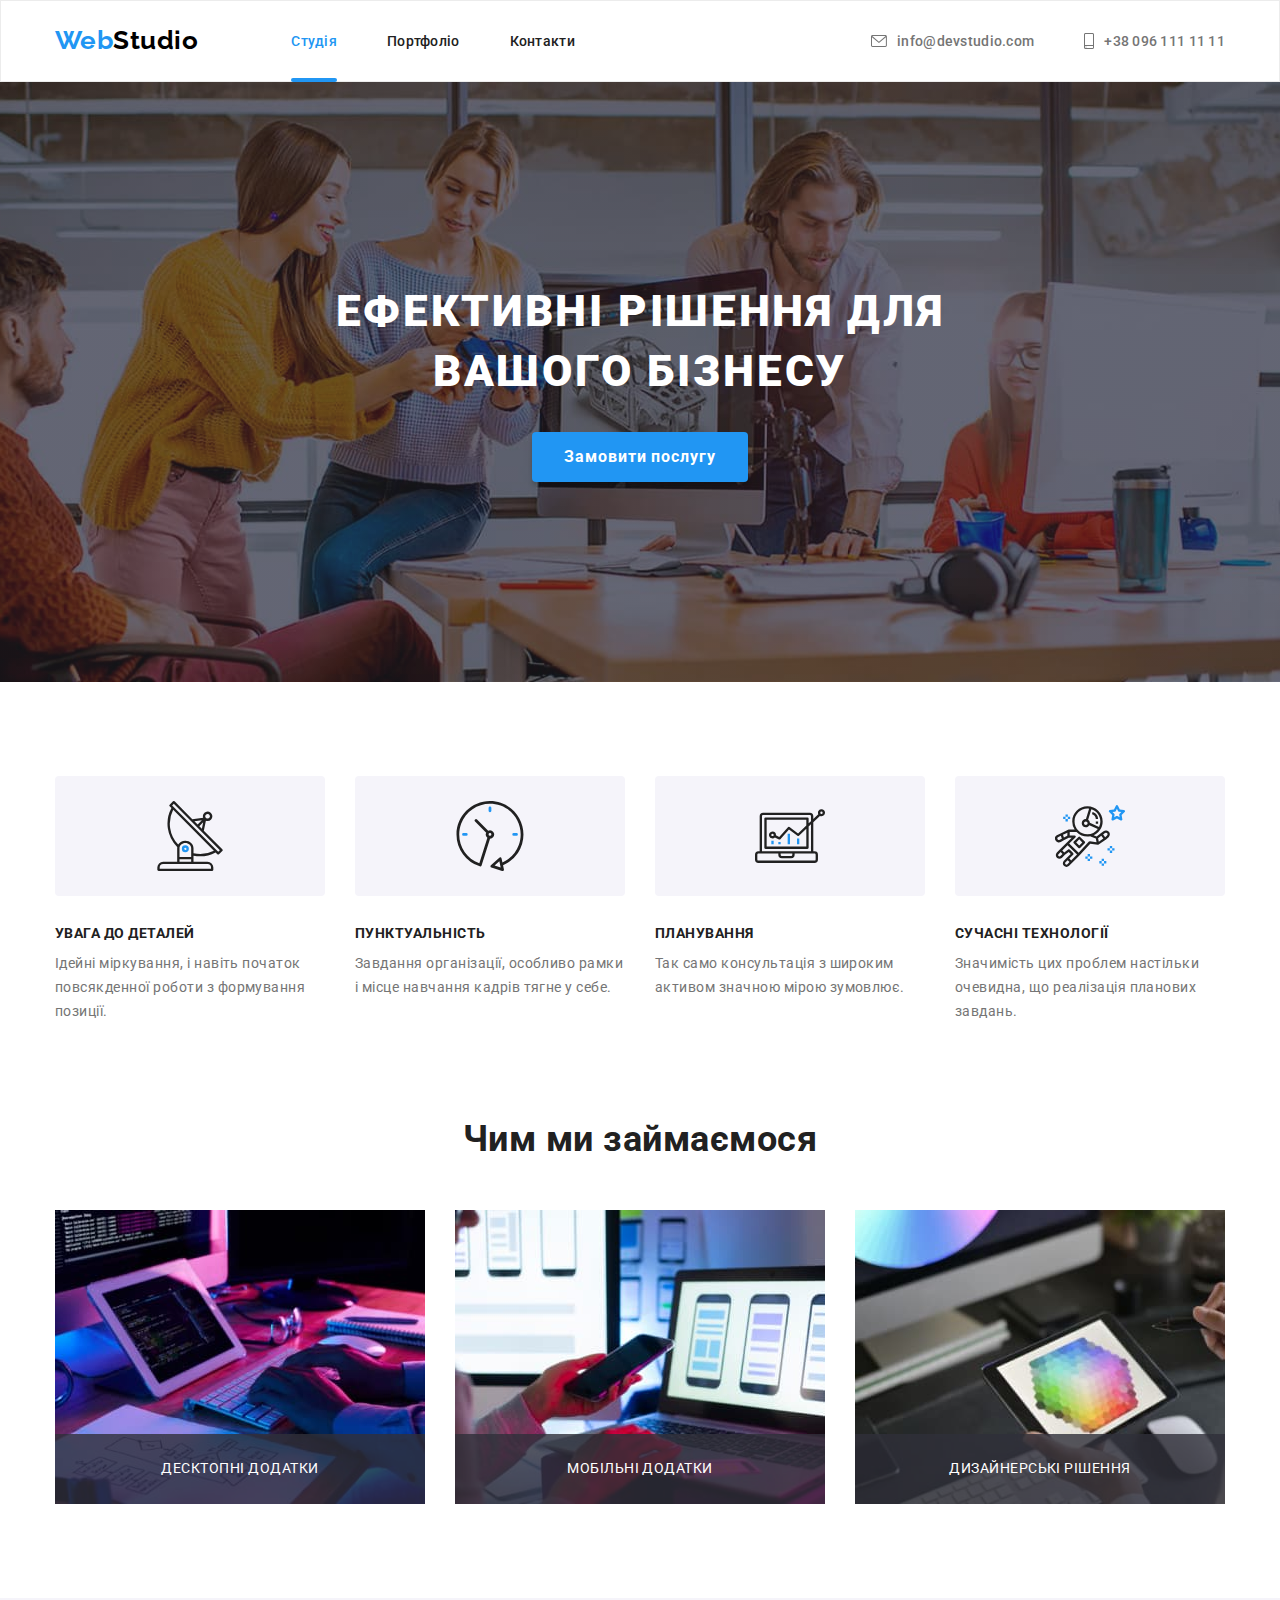
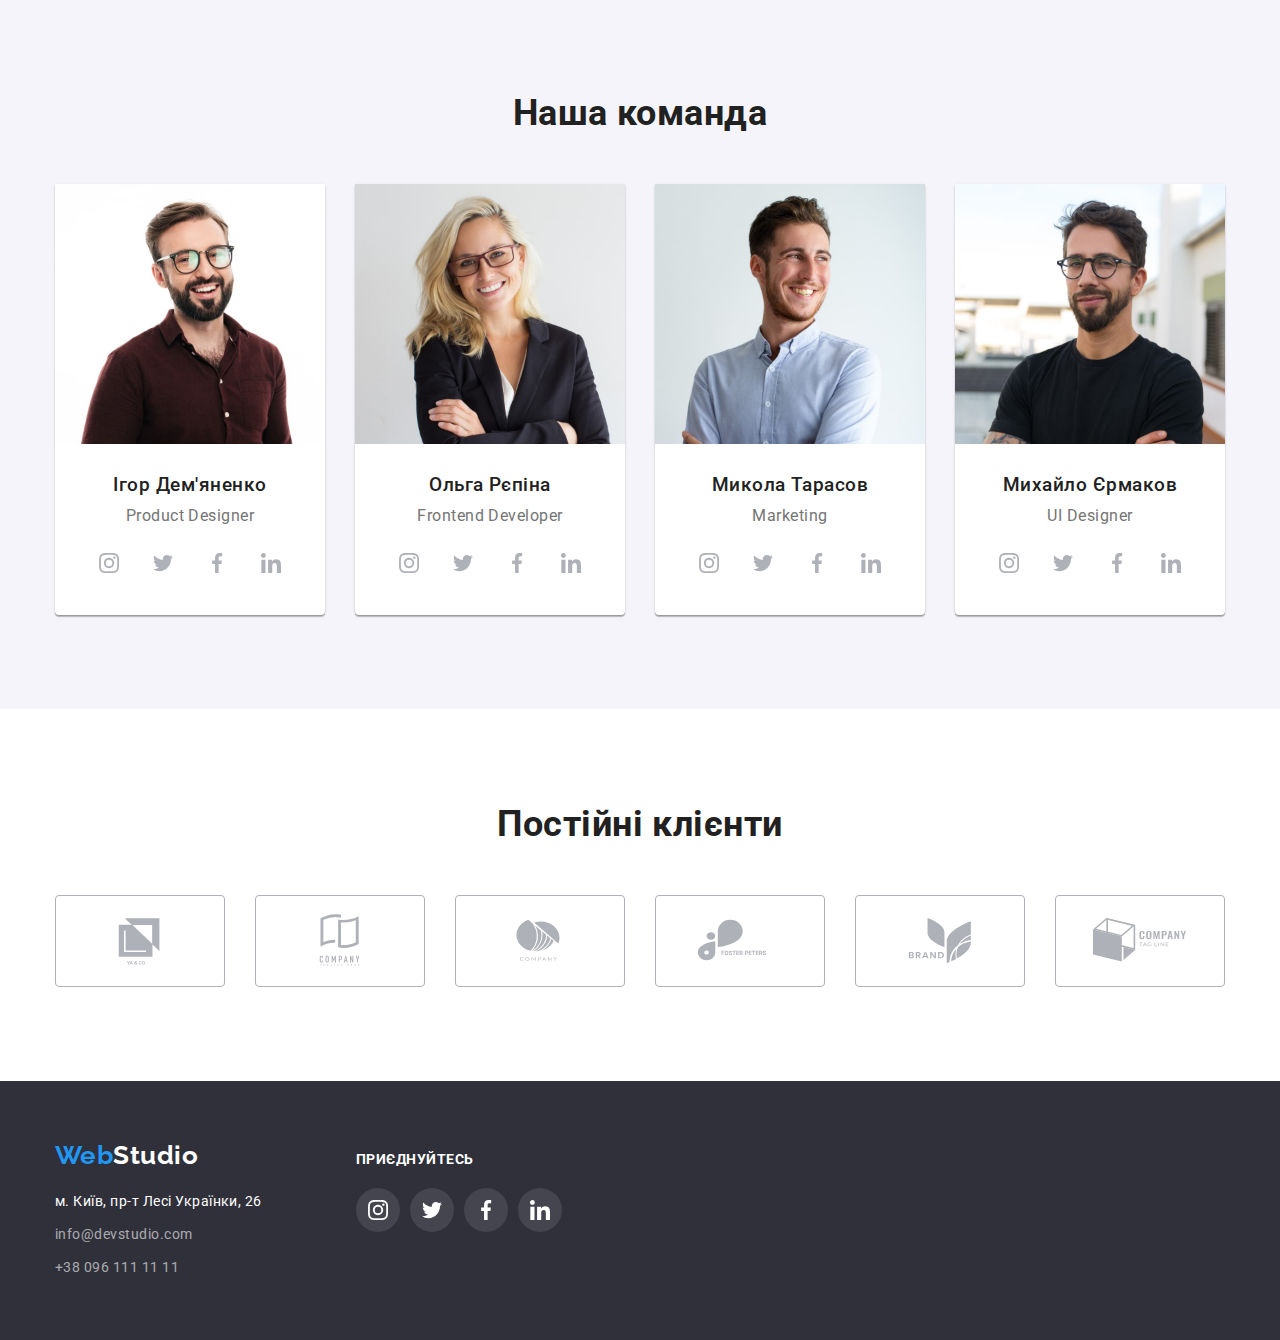
<file: index.html>
<!DOCTYPE html>
<html lang="uk">

<head>
  <meta charset="UTF-8" />
  <meta http-equiv="X-UA-Compatible" content="IE=edge" />
  <meta name="viewport" content="width=device-width, initial-scale=1.0" />

  <title>WebStudio</title>
  <link rel="preconnect" href="https://fonts.googleapis.com">
  <link rel="preconnect" href="https://fonts.gstatic.com" crossorigin>
  <link href="https://fonts.googleapis.com/css2?family=Raleway:wght@700&family=Roboto:wght@400;500;700;900&display=swap"
    rel="stylesheet">
  <link rel="stylesheet" href="https://cdn.jsdelivr.net/npm/modern-normalize@1.1.0/modern-normalize.css">
  <link rel="stylesheet" href="./css/styles.css">
</head>

<body>
  <header class="page-header">
    <div class="container">
      <nav class="header-nav">
        <a href="./index.html" lang="en" class="links logo-header"><span class="first-part-logo">Web</span>Studio</a>
        <ul class="list nav-items">
          <li>
            <a href="./index.html" class="links hovered current-page">Студія</a>
          </li>
          <li>
            <a href="./portfolio.html" class="links hovered">Портфоліо</a>
          </li>
          <li>
            <a href="" class="links hovered">Контакти</a>
          </li>
        </ul>
      </nav>
      <ul class="list contacts-items">
        <li>
          <a href="mailto:info@devstudio.com" class="links hovered">
            <svg width="16" height="12" class="icon-header">
              <use href="./images/icons.svg#icon-envelope"></use>
            </svg>
            info@devstudio.com
          </a>
        </li>
        <li>
          <a href="tel:+380961111111" class="links hovered">
            <svg width="10" height="16" class="icon-header">
              <use href="./images/icons.svg#icon-smartphone"></use>
            </svg>
            +38 096 111 11 11
          </a>
        </li>
      </ul>
    </div>
  </header>

  <main>
    <section class="hero">
      <div class="container">
        <h1 class="hero-header">Ефективні рішення для вашого бізнесу</h1>
        <button type="button" class="hero-button" data-modal-open>Замовити послугу</button>
      </div>
    </section>

    <section class="section sect-benefits">
      <div class="container">
        <h2 class="visually-hidden">Наші переваги</h2>
        <ul class="list">
          <li class="benefits-item">
            <div class="benefits-iconplace">
              <svg width="70" height="70" class="icon-benefits">
                <use href="./images/icons.svg#icon-antenna"></use>
              </svg>
            </div>
            <h3 class="headers-benefits">УВАГА ДО ДЕТАЛЕЙ</h3>
            <p class="benefits-descr">Ідейні міркування, і навіть початок повсякденної роботи з формування позиції.</p>
          </li>
          <li class="benefits-item">
            <div class="benefits-iconplace">
              <svg width="70" height="70" class="icon-benefits">
                <use href="./images/icons.svg#icon-clock"></use>
              </svg>
            </div>
            <h3 class="headers-benefits">ПУНКТУАЛЬНІСТЬ</h3>
            <p class="benefits-descr">Завдання організації, особливо рамки і місце навчання кадрів тягне у себе.</p>
          </li>
          <li class="benefits-item">
            <div class="benefits-iconplace">
              <svg width="70" height="70" class="icon-benefits">
                <use href="./images/icons.svg#icon-diagram"></use>
              </svg>
            </div>
            <h3 class="headers-benefits">ПЛАНУВАННЯ</h3>
            <p class="benefits-descr">Так само консультація з широким активом значною мірою зумовлює.</p>
          </li>
          <li class="benefits-item">
            <div class="benefits-iconplace">
              <svg width="70" height="70" class="icon-benefits">
                <use href="./images/icons.svg#icon-astronaut"></use>
              </svg>
            </div>
            <h3 class="headers-benefits">СУЧАСНІ ТЕХНОЛОГІЇ</h3>
            <p class="benefits-descr">Значимість цих проблем настільки очевидна, що реалізація планових завдань.</p>
          </li>
        </ul>
      </div>
    </section>

    <section class="section sect-what-we-do">
      <div class="container">
        <h2 class="main-headers">Чим ми займаємося</h2>
        <ul class="list">
          <li class="what-we-do-items">
            <img src="./images/img-1.jpg" alt="набір коду по схемі" width="370" />
            <div class="wrapper-what-we-do-text">
              <p class="what-we-do-items-text">
                Десктопні додатки
              </p>
            </div>

          </li>
          <li class="what-we-do-items">
            <img src="./images/img-2.jpg" alt="розробка мобільного дизайну" width="370" />
            <div class="wrapper-what-we-do-text">
              <p class="what-we-do-items-text">
                Мобільні додатки
              </p>
            </div>

          </li>
          <li class="what-we-do-items">
            <img src="./images/img-3.jpg" alt="вибір кольору з палітри" width="370" />
            <div class="wrapper-what-we-do-text">
              <p class="what-we-do-items-text">
                Дизайнерські рішення
              </p>
            </div>

          </li>
        </ul>
      </div>
    </section>

    <section class="section team">
      <div class="container">
        <h2 class="main-headers">Наша команда</h2>
        <ul class="list">
          <li class="team-item">
            <img src="./images/ihor-1.jpg" alt="Ігор Демяненко" width="270" />
            <div class="team-descr">
              <h3 class="team-names">Ігор Дем'яненко</h3>
              <p lang="en">Product Designer</p>
              <ul class="list-socialnetw">
                <li>
                  <a href="#" class="link-socialnetwork" aria-label="Інстаграм">
                    <svg class="icon-socialnetw" width="20" height="20">
                      <use href="./images/icons.svg#icon-instagram"></use>
                    </svg>
                  </a>
                </li>
                <li>
                  <a href="#" class="link-socialnetwork" aria-label="Твіттер">
                    <svg class="icon-socialnetw" width="20" height="20">
                      <use href="./images/icons.svg#icon-twitter"></use>
                    </svg>
                  </a>
                </li>
                <li>
                  <a href="#" class="link-socialnetwork" aria-label="Фейсбук">
                    <svg class="icon-socialnetw" width="20" height="20">
                      <use href="./images/icons.svg#icon-facebook"></use>
                    </svg>
                  </a>
                </li>
                <li>
                  <a href="#" class="link-socialnetwork" aria-label="Лінкед ін">
                    <svg class="icon-socialnetw" width="20" height="20">
                      <use href="./images/icons.svg#icon-linkedin"></use>
                    </svg>
                  </a>
                </li>
              </ul>
            </div>
          </li>
          <li class="team-item">
            <img src="./images/olha-2.jpg" alt="Ольга Рєпіна" width="270" />
            <div class="team-descr">
              <h3 class="team-names">Ольга Рєпіна</h3>
              <p lang="en">Frontend Developer</p>
              <ul class="list-socialnetw">
                <li>
                  <a href="#" class="link-socialnetwork" aria-label="Інстаграм">
                    <svg class="icon-socialnetw" width="20" height="20">
                      <use href="./images/icons.svg#icon-instagram"></use>
                    </svg>
                  </a>
                </li>
                <li>
                  <a href="#" class="link-socialnetwork" aria-label="Твіттер">
                    <svg class="icon-socialnetw" width="20" height="20">
                      <use href="./images/icons.svg#icon-twitter"></use>
                    </svg>
                  </a>
                </li>
                <li>
                  <a href="#" class="link-socialnetwork" aria-label="Фейсбук">
                    <svg class="icon-socialnetw" width="20" height="20">
                      <use href="./images/icons.svg#icon-facebook"></use>
                    </svg>
                  </a>
                </li>
                <li>
                  <a href="#" class="link-socialnetwork" aria-label="Лінкед ін">
                    <svg class="icon-socialnetw" width="20" height="20">
                      <use href="./images/icons.svg#icon-linkedin"></use>
                    </svg>
                  </a>
                </li>
              </ul>
            </div>
          </li>
          <li class="team-item">
            <img src="./images/mykola-3.jpg" alt="Микола Тарасов" width="270" />
            <div class="team-descr">
              <h3 class="team-names">Микола Тарасов</h3>
              <p lang="en">Marketing</p>
              <ul class="list-socialnetw">
                <li>
                  <a href="#" class="link-socialnetwork" aria-label="Інстаграм">
                    <svg class="icon-socialnetw" width="20" height="20">
                      <use href="./images/icons.svg#icon-instagram"></use>
                    </svg>
                  </a>
                </li>
                <li>
                  <a href="#" class="link-socialnetwork" aria-label="Твіттер">
                    <svg class="icon-socialnetw" width="20" height="20">
                      <use href="./images/icons.svg#icon-twitter"></use>
                    </svg>
                  </a>
                </li>
                <li>
                  <a href="#" class="link-socialnetwork" aria-label="Фейсбук">
                    <svg class="icon-socialnetw" width="20" height="20">
                      <use href="./images/icons.svg#icon-facebook"></use>
                    </svg>
                  </a>
                </li>
                <li>
                  <a href="#" class="link-socialnetwork" aria-label="Лінкед ін">
                    <svg class="icon-socialnetw" width="20" height="20">
                      <use href="./images/icons.svg#icon-linkedin"></use>
                    </svg>
                  </a>
                </li>
              </ul>
            </div>
          </li>
          <li class="team-item">
            <img src="./images/myhaylo-4.jpg" alt="Михайло Єрмаков" width="270" />
            <div class="team-descr">
              <h3 class="team-names">Михайло Єрмаков</h3>
              <p lang="en">UI Designer</p>
              <ul class="list-socialnetw">
                <li>
                  <a href="#" class="link-socialnetwork">
                    <svg class="icon-socialnetw" width="20" height="20">
                      <use href="./images/icons.svg#icon-instagram"></use>
                    </svg>
                  </a>
                </li>
                <li>
                  <a href="#" class="link-socialnetwork">
                    <svg class="icon-socialnetw" width="20" height="20">
                      <use href="./images/icons.svg#icon-twitter"></use>
                    </svg>
                  </a>
                </li>
                <li>
                  <a href="#" class="link-socialnetwork">
                    <svg class="icon-socialnetw" width="20" height="20">
                      <use href="./images/icons.svg#icon-facebook"></use>
                    </svg>
                  </a>
                </li>
                <li>
                  <a href="#" class="link-socialnetwork">
                    <svg class="icon-socialnetw" width="20" height="20">
                      <use href="./images/icons.svg#icon-linkedin"></use>
                    </svg>
                  </a>
                </li>
              </ul>
            </div>
          </li>
        </ul>
      </div>
    </section>

    <section class="section sect-clients">
      <div class="container">
        <h2 class="main-headers">Постійні клієнти</h2>
        <ul class="list-clients">
          <li>
            <a href="" class="link-clients">
              <svg class="icon-clients" width="106" height="60">
                <use href="./images/icons.svg#icon-client-1"></use>
              </svg>
            </a>
          </li>
          <li>
            <a href="" class="link-clients">
              <svg class="icon-clients" width="106" height="60">
                <use href="./images/icons.svg#icon-client-2"></use>
              </svg>
            </a>
          </li>
          <li>
            <a href="" class="link-clients">
              <svg class="icon-clients" width="106" height="60">
                <use href="./images/icons.svg#icon-client-3"></use>
              </svg>
            </a>
          </li>
          <li>
            <a href="" class="link-clients">
              <svg class="icon-clients" width="106" height="60">
                <use href="./images/icons.svg#icon-client-4"></use>
              </svg>
            </a>
          </li>
          <li>
            <a href="" class="link-clients">
              <svg class="icon-clients" width="106" height="60">
                <use href="./images/icons.svg#icon-client-5"></use>
              </svg>
            </a>
          </li>
          <li>
            <a href="" class="link-clients">
              <svg class="icon-clients" width="106" height="60">
                <use href="./images/icons.svg#icon-client-6"></use>
              </svg>
            </a>
          </li>

        </ul>
      </div>
    </section>
  </main>

  <footer class="page-footer">
    <div class="container">
      <div class="container-logo-address">
        <a href="./index.html" lang="en" class="links logo-footer"><span class="first-part-logo">Web</span>Studio</a>
        <address>
          <ul class="list">
            <li class="footer-list-item">
              <a href="https://goo.gl/maps/CPtrU1FHBa2aNyZL9" target="_blank" rel="noopener noreferrer nofollow"
                class="links address">
                м. Київ, пр-т Лесі Українки, 26
              </a>
            </li>
            <li class="footer-list-item">
              <a href="mailto:info@devstudio.com" class="links footer-contacts hovered">info@devstudio.com</a>
            </li>
            <li class="footer-list-item">
              <a href="tel:+380961111111" class="links footer-contacts hovered">+38 096 111 11 11</a>
            </li>
          </ul>
        </address>
      </div>
      <div class="footer-socialnetw">
        <h3 class="footer-conect-us">Приєднуйтесь</h3>
        <ul class="list-socialnetw">
          <li>
            <a href="#" class="link-socialnetwork" aria-label="Інстаграм">
              <svg class="icon-socialnetw" width="20" height="20">
                <use href="./images/icons.svg#icon-instagram"></use>
              </svg>
            </a>
          </li>
          <li>
            <a href="#" class="link-socialnetwork" aria-label="Твіттер">
              <svg class="icon-socialnetw" width="20" height="20">
                <use href="./images/icons.svg#icon-twitter"></use>
              </svg>
            </a>
          </li>
          <li>
            <a href="#" class="link-socialnetwork" aria-label="Фейсбук">
              <svg class="icon-socialnetw" width="20" height="20">
                <use href="./images/icons.svg#icon-facebook"></use>
              </svg>
            </a>
          </li>
          <li>
            <a href="#" class="link-socialnetwork" aria-label="Лінкед ін">
              <svg class="icon-socialnetw" width="20" height="20">
                <use href="./images/icons.svg#icon-linkedin"></use>
              </svg>
            </a>
          </li>
        </ul>
      </div>
    </div>
  </footer>

  <div class="backdrop is-hidden" data-modal>
    <div class="modal-window">
      <button type="button" class="close-modal-button" data-modal-close>
        <svg width="11" height="11">
          <use href="./images/icons.svg#icon-close-modal"></use>
        </svg>
      </button>
    </div>
  </div>

  <script src="./js/modal.js"></script>
</body>

</html>
</file>
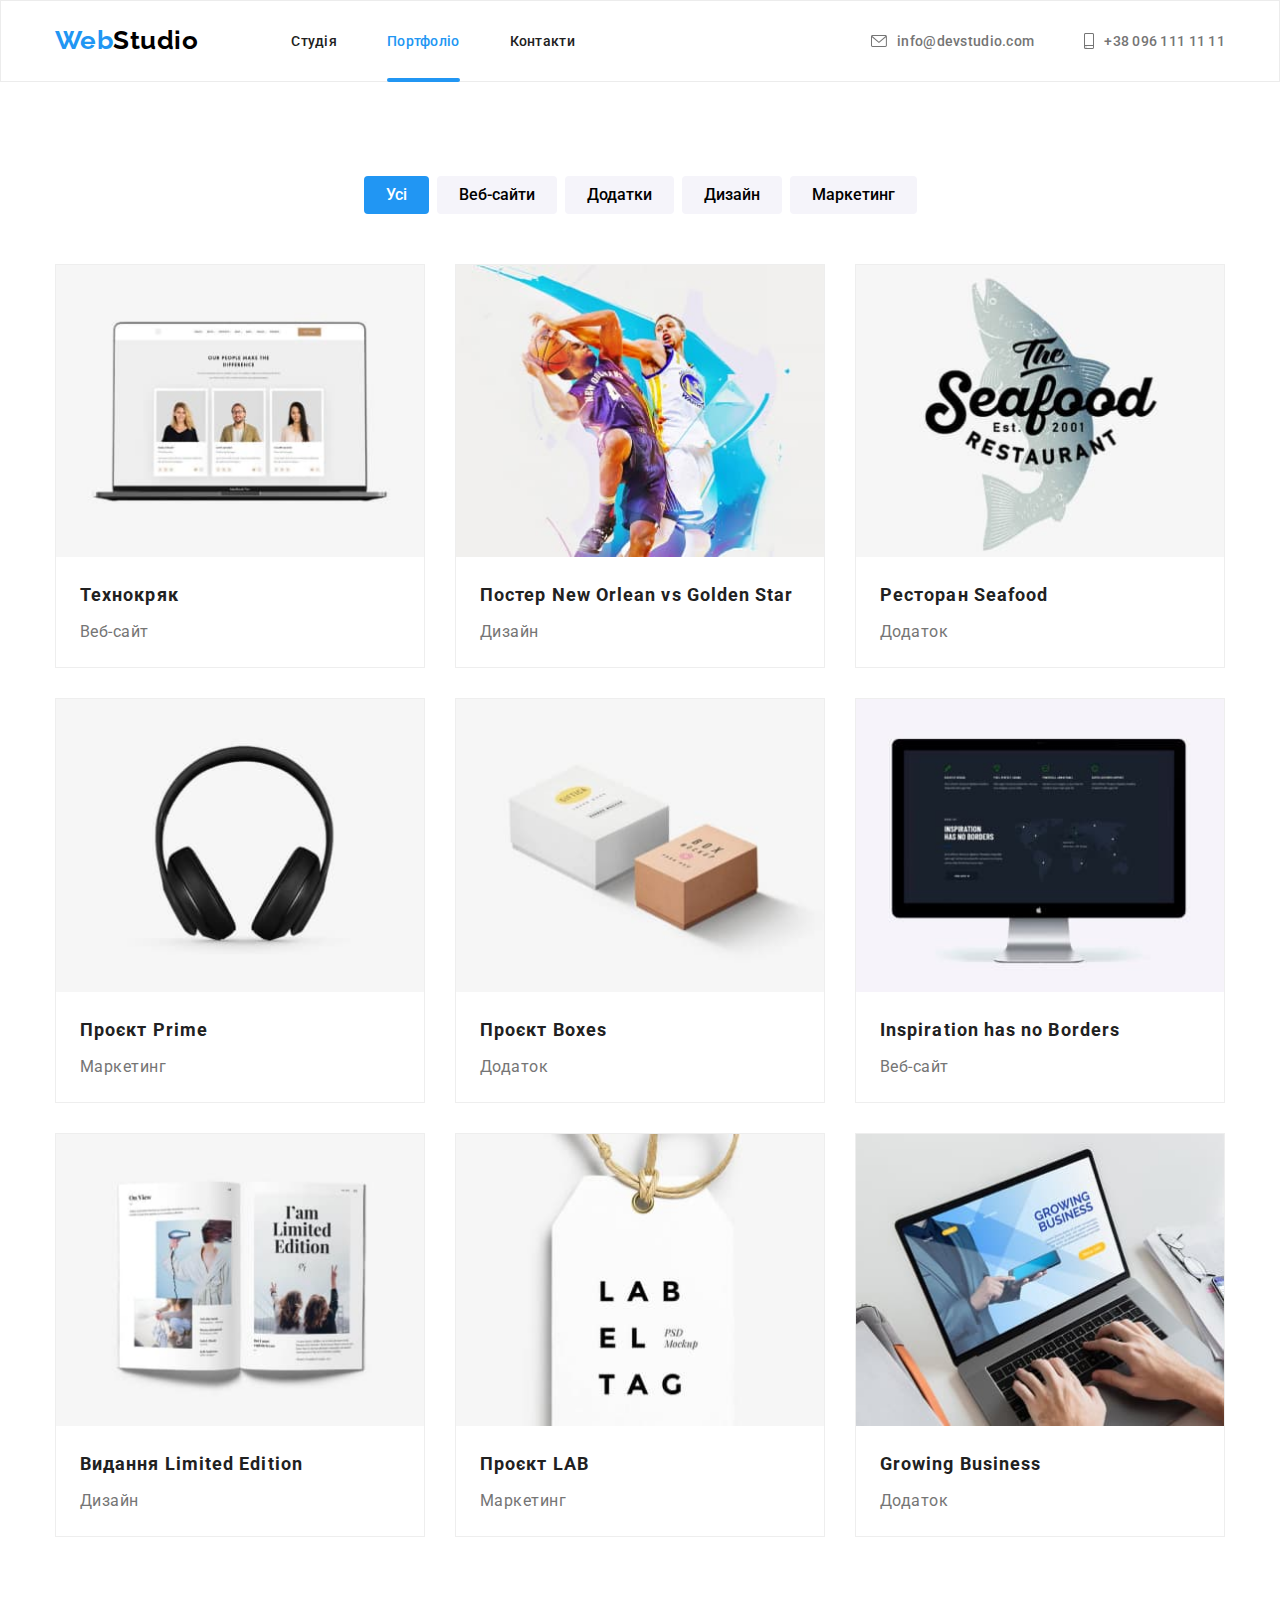
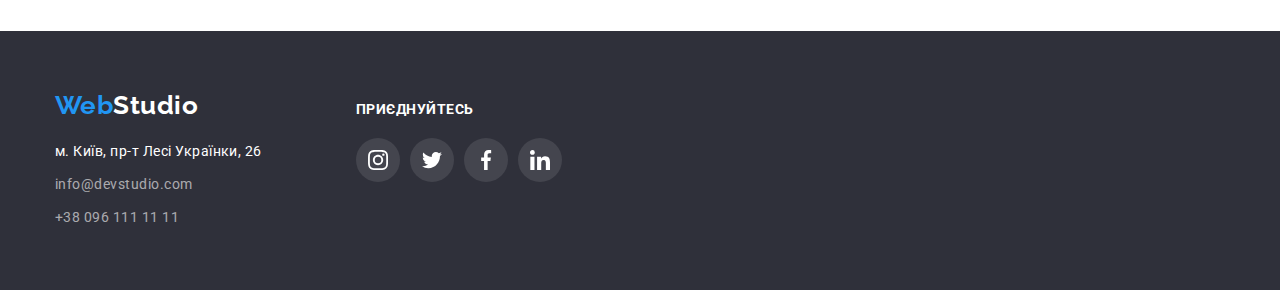
<file: portfolio.html>
<!DOCTYPE html>
<html lang="uk">

<head>
  <meta charset="UTF-8" />
  <meta http-equiv="X-UA-Compatible" content="IE=edge" />
  <meta name="viewport" content="width=device-width, initial-scale=1.0" />

  <title>Portfolio</title>
  <link rel="preconnect" href="https://fonts.googleapis.com">
  <link rel="preconnect" href="https://fonts.gstatic.com" crossorigin>
  <link href="https://fonts.googleapis.com/css2?family=Raleway:wght@700&family=Roboto:wght@400;500;700;900&display=swap"
    rel="stylesheet">
  <link rel="stylesheet" href="https://cdn.jsdelivr.net/npm/modern-normalize@1.1.0/modern-normalize.css">
  <link rel="stylesheet" href="./css/styles.css">
</head>

<body>
  <header class="page-header">
    <div class="container">
      <nav class="header-nav">
        <a href="./index.html" lang="en" class="links logo-header"><span class="first-part-logo">Web</span>Studio</a>
        <ul class="list nav-items">
          <li>
            <a href="./index.html" class="links hovered">Студія</a>
          </li>
          <li>
            <a href="./portfolio.html" class="links hovered current-page">Портфоліо</a>
          </li>
          <li>
            <a href="" class="links hovered">Контакти</a>
          </li>
        </ul>
      </nav>
      <ul class="list contacts-items">
        <li>
          <a href="mailto:info@devstudio.com" class="links hovered">
            <svg width="16" height="12" class="icon-header">
              <use href="./images/icons.svg#icon-envelope"></use>
            </svg>
            info@devstudio.com
          </a>
        </li>
        <li>
          <a href="tel:+380961111111" class="links hovered">
            <svg width="10" height="16" class="icon-header">
              <use href="./images/icons.svg#icon-smartphone"></use>
            </svg>
            +38 096 111 11 11
          </a>
        </li>
      </ul>
    </div>
  </header>
  <main>
    <section class="section">
      <div class="container">
        <h1 class="visually-hidden">Наші роботи</h1>
        <ul class="list btns-sorting">
          <li class="btns-sorting-item"><button type="button" class="buttons-portfolio current-button">Усі</button></li>
          <li class="btns-sorting-item"><button type="button" class="buttons-portfolio">Веб-сайти</button></li>
          <li class="btns-sorting-item"><button type="button" class="buttons-portfolio">Додатки</button></li>
          <li class="btns-sorting-item"><button type="button" class="buttons-portfolio">Дизайн</button></li>
          <li class="btns-sorting-item"><button type="button" class="buttons-portfolio">Маркетинг</button></li>
        </ul>
        <ul class="list portfolio-list">
          <li class="sorting-item">
            <a href="#" class="link-portfolio-item">
              <div class="wrapper-img-portfolio">
                <img src="./images/portfolio/techno-cr-1.jpg" alt="Ноутбук з веб-сайтом" width="370" />
                <p class="portfolio-img-describe">Ресурс пропонує комплексні пропозиції з різним рівнем функціоналу та
                  сервісів. Все це дозволить відвідувачу отримати
                  вичерпні відомості про компанію чи приватну особу.</p>
              </div>
              <div class="sorting-item-text">
                <h2 class="sorting-item-name">Технокряк</h2>
                <p class="sorting-item-descr">Веб-сайт</p>
              </div>
            </a>
          </li>
          <li class="sorting-item">
            <a href="#" class="link-portfolio-item">
              <div class="wrapper-img-portfolio">
                <img src="./images/portfolio/poster-2.jpg" alt="Постер з баткетболістами" width="370" />
                <p class="portfolio-img-describe">Ресурс пропонує комплексні пропозиції з різним рівнем функціоналу та
                  сервісів. Все це дозволить відвідувачу отримати
                  вичерпні відомості про компанію чи приватну особу.</p>
              </div>

              <div class="sorting-item-text">
                <h2 class="sorting-item-name">Постер <span lang="en">New Orlean vs Golden Star</span></h2>
                <p class="sorting-item-descr">Дизайн</p>
              </div>
            </a>
          </li>
          <li class="sorting-item">
            <a href="#" class="link-portfolio-item">
              <div class="wrapper-img-portfolio">
                <img src="./images/portfolio/restaurant-3.jpg" alt="Логотип ресторану" width="370" />
                <p class="portfolio-img-describe">Ресурс пропонує комплексні пропозиції з різним рівнем функціоналу та
                  сервісів. Все це дозволить відвідувачу отримати
                  вичерпні відомості про компанію чи приватну особу.</p>
              </div>

              <div class="sorting-item-text">
                <h2 class="sorting-item-name">Ресторан <span lang="en">Seafood</span></h2>
                <p class="sorting-item-descr">Додаток</p>
              </div>
            </a>
          </li>
          <li class="sorting-item">
            <a href="#" class="link-portfolio-item">
              <div class="wrapper-img-portfolio">
                <img src="./images/portfolio/project-prime-4.jpg" alt="Навушники" width="370" />
                <p class="portfolio-img-describe">Ресурс пропонує комплексні пропозиції з різним рівнем функціоналу та
                  сервісів. Все це дозволить відвідувачу отримати
                  вичерпні відомості про компанію чи приватну особу.</p>
              </div>

              <div class="sorting-item-text">
                <h2 class="sorting-item-name">Проєкт <span lang="en">Prime</span></h2>
                <p class="sorting-item-descr">Маркетинг</p>
              </div>
            </a>
          </li>
          <li class="sorting-item">
            <a href="#" class="link-portfolio-item">
              <div class="wrapper-img-portfolio">
                <img src="./images/portfolio/project-boxes-5.jpg" alt="Дві різні коробки" width="370" />
                <p class="portfolio-img-describe">Ресурс пропонує комплексні пропозиції з різним рівнем функціоналу та
                  сервісів. Все це дозволить відвідувачу отримати
                  вичерпні відомості про компанію чи приватну особу.</p>
              </div>

              <div class="sorting-item-text">
                <h2 class="sorting-item-name">Проєкт <span lang="en">Boxes</span></h2>
                <p class="sorting-item-descr">Додаток</p>
              </div>
            </a>
          </li>
          <li class="sorting-item">
            <a href="#" class="link-portfolio-item">
              <div class="wrapper-img-portfolio">
                <img src="./images/portfolio/inspiration-6.jpg" alt="Монітор з веб-сайтом" width="370" />
                <p class="portfolio-img-describe">Ресурс пропонує комплексні пропозиції з різним рівнем функціоналу та
                  сервісів. Все це дозволить відвідувачу отримати
                  вичерпні відомості про компанію чи приватну особу.</p>
              </div>

              <div class="sorting-item-text">
                <h2 class="sorting-item-name"><span lang="en">Inspiration has no Borders</span></h2>
                <p class="sorting-item-descr">Веб-сайт</p>
              </div>
            </a>
          </li>
          <li class="sorting-item">
            <a href="#" class="link-portfolio-item">
              <div class="wrapper-img-portfolio">
                <img src="./images/portfolio/edition-limited-7.jpg" alt="Розкрита книга" width="370" />
                <p class="portfolio-img-describe">Ресурс пропонує комплексні пропозиції з різним рівнем функціоналу та
                  сервісів. Все це дозволить відвідувачу отримати
                  вичерпні відомості про компанію чи приватну особу.</p>
              </div>

              <div class="sorting-item-text">
                <h2 class="sorting-item-name">Видання <span lang="en">Limited Edition</span></h2>
                <p class="sorting-item-descr">Дизайн</p>
              </div>
            </a>
          </li>
          <li class="sorting-item">
            <a href="#" class="link-portfolio-item">
              <div class="wrapper-img-portfolio">
                <img src="./images/portfolio/project-lab-8.jpg" alt="Бірка з логотипом компанії" width="370" />
                <p class="portfolio-img-describe">Ресурс пропонує комплексні пропозиції з різним рівнем функціоналу та
                  сервісів. Все це дозволить відвідувачу отримати
                  вичерпні відомості про компанію чи приватну особу.</p>
              </div>

              <div class="sorting-item-text">
                <h2 class="sorting-item-name">Проєкт <span lang="en">LAB</span></h2>
                <p class="sorting-item-descr">Маркетинг</p>
              </div>
            </a>
          </li>
          <li class="sorting-item">
            <a href="#" class="link-portfolio-item">
              <div class="wrapper-img-portfolio">
                <img src="./images/portfolio/growing-bis-9.jpg" alt="Друкування на широко відкритому ноутбуці"
                  width="370" />
                <p class="portfolio-img-describe">Ресурс пропонує комплексні пропозиції з різним рівнем функціоналу та
                  сервісів. Все це дозволить відвідувачу отримати
                  вичерпні відомості про компанію чи приватну особу.</p>
              </div>

              <div class="sorting-item-text">
                <h2 class="sorting-item-name"><span lang="en">Growing Business</span></h2>
                <p class="sorting-item-descr">Додаток</p>
              </div>
            </a>
          </li>
        </ul>
      </div>
    </section>
  </main>

  <footer class="page-footer">
    <div class="container">
      <div class="container-logo-address">
        <a href="./index.html" lang="en" class="links logo-footer"><span class="first-part-logo">Web</span>Studio</a>
        <address>
          <ul class="list">
            <li class="footer-list-item">
              <a href="https://goo.gl/maps/CPtrU1FHBa2aNyZL9" target="_blank" rel="noopener noreferrer nofollow"
                class="links address">
                м. Київ, пр-т Лесі Українки, 26
              </a>
            </li>
            <li class="footer-list-item">
              <a href="mailto:info@devstudio.com" class="links footer-contacts hovered">info@devstudio.com</a>
            </li>
            <li class="footer-list-item">
              <a href="tel:+380961111111" class="links footer-contacts hovered">+38 096 111 11 11</a>
            </li>
          </ul>
        </address>
      </div>
      <div class="footer-socialnetw">
        <h3 class="footer-conect-us">Приєднуйтесь</h3>
        <ul class="list-socialnetw">
          <li>
            <a href="#" class="link-socialnetwork" aria-label="Інстаграм">
              <svg class="icon-socialnetw" width="20" height="20">
                <use href="./images/icons.svg#icon-instagram"></use>
              </svg>
            </a>
          </li>
          <li>
            <a href="#" class="link-socialnetwork" aria-label="Твіттер">
              <svg class="icon-socialnetw" width="20" height="20">
                <use href="./images/icons.svg#icon-twitter"></use>
              </svg>
            </a>
          </li>
          <li>
            <a href="#" class="link-socialnetwork" aria-label="Фейсбук">
              <svg class="icon-socialnetw" width="20" height="20">
                <use href="./images/icons.svg#icon-facebook"></use>
              </svg>
            </a>
          </li>
          <li>
            <a href="#" class="link-socialnetwork" aria-label="Лінкед ін">
              <svg class="icon-socialnetw" width="20" height="20">
                <use href="./images/icons.svg#icon-linkedin"></use>
              </svg>
            </a>
          </li>
        </ul>
      </div>
    </div>
  </footer>

</body>

</html>
</file>
<file: css/styles.css>
/* accent color #2196F3 */
/* headers and nav color #212121 */
/* secondary text color #757575 */
/* color-footer-link rgba(255, 255, 255, 0.6) */
/* main bacground color #F5F5F5; */
/* hero and footer background color #2F303A */

:root {
    --accent-color: #2196F3;
    --porfolio-background-overlay: rgba(33, 150, 243, 0.9);
    --header-logo-color: #000000;
    --footer-logo-hero-mainbackgr-color: #ffffff;
    --main-backround-color: #F5F5F5;
    --hero-footer-background-color: #2F303A;
    --background-whatwedo-text: rgba(47, 48, 58, 0.8);
    --headers-nav-text-color: #212121;
    --buttons-portfolio-background-team-color: #F5F4FA;
    --color-footer-contacts: rgba(255, 255, 255, 0.6);
    --primary-tex-color: #757575;
    --hero-button-activate: #188CE8;
    --boreder-color: #eeeeee;
    --team-icon-color: #AFB1B8;
    --footer-socnetw-background: rgba(255, 255, 255, 0.1);
    --backdrop-color: rgba(0, 0, 0, 0.2);

    --animation-duration-and-function: 250ms cubic-bezier(0.4, 0, 0.2, 1);
}

/* задаєм шрифт, фон та колір шрифта основної частини та скидаємо що непотрібно*/
body {
    font-family: 'Roboto', 'verdana', sans-serif;
    color: var(--primary-tex-color);
    letter-spacing: 0.03em;
}

a {
    text-decoration: none;
}

ul {
    list-style: none;
}

h1,
h2,
h3,
p {
    margin-top: 0;
    margin-bottom: 0;
}

ul {
    margin-top: 0;
    margin-bottom: 0;
    padding-left: 0;
}

img {
    display: block;
    max-width: 100%;
    height: auto;
}

/* LOGO  */

.logo-header,
.logo-footer {
    font-family: 'raleway', sans-serif;
    font-weight: 700;
    font-size: 26px;
    line-height: 1.11;
}

/* Diferent color logo */

.logo-header {
    color: var(--header-logo-color);
    margin-right: 93px;
}

.logo-footer {
    color: var(--footer-logo-hero-mainbackgr-color);
}

/* Logo "WEB' colour */

.first-part-logo {
    color: var(--accent-color);
}

/* header */

.container {
    width: 1200px;
    padding-left: 15px;
    padding-right: 15px;
    margin-left: auto;
    margin-right: auto;
    align-items: center;
}

.page-header>.container {
    display: flex;
}

.nav-items .links {
    position: relative;
    color: var(--headers-nav-text-color);
}

.nav-items .links::after,
.nav-items .links::after,
.links.current-page::after {
    content: "";
    position: absolute;
    bottom: 0;
    margin-bottom: -1px;
    width: 0%;
    height: 4px;

    background: var(--accent-color);
    border-radius: 2px;

    transform: scaleX(0);
    transition: transform var(--animation-duration-and-function);
}

.nav-items .links:hover::after,
.nav-items .links:focus::after,
.links.current-page::after {
    width: 100%;
    transform: scaleX(1);
}


.contacts-items .links {
    color: inherit;
}

.page-header,
.sect-benefits,
.sect-what-we-do {
    background-color: var(--footer-logo-hero-mainbackgr-color);
}

.hovered {
    transition: color var(--animation-duration-and-function);
}

.hovered:hover,
.hovered:focus,
.links.current-page {
    color: var(--accent-color);
}

.header-nav {
    display: flex;
    margin-right: auto;
    align-items: center;
}

.nav-items,
.contacts-items {
    display: flex;
    column-gap: 50px;
    font-weight: 500;
    font-size: 14px;
    line-height: 16px;
    letter-spacing: 0.02em;
}

.page-header .logo-header {
    display: inline-block;
    padding-top: 24px;
    padding-bottom: 25px;
}

.nav-items .links,
.contacts-items .links {
    display: flex;
    align-items: center;
    padding-top: 32px;
    padding-bottom: 32px;
}

.page-header {
    border: 1px solid #ECECEC;
}

.icon-header {
    margin-right: 10px;
    fill: currentColor;
}

/* HERO */

.hero,
.page-footer {
    background-color: var(--hero-footer-background-color);
}

.hero {
    text-align: center;
    padding-top: 200px;
    padding-bottom: 200px;
    background-image: linear-gradient(to right, rgba(47, 48, 58, 0.4), rgba(47, 48, 58, 0.4)), url('../images/hero-background.jpg');
    /* background-size: 1600px 600px; */
    background-position: center;
    background-repeat: no-repeat;
    background-size: cover;

    margin: 0 auto;
    max-width: 1600px;
}

.hero-header {
    letter-spacing: 0.06em;
    font-weight: 900;
    font-size: 44px;
    line-height: 1.36;
    text-transform: uppercase;
    color: var(--footer-logo-hero-mainbackgr-color);
    margin-bottom: 30px;
    width: 696px;
    margin-left: auto;
    margin-right: auto;
}

.hero-button {
    letter-spacing: 0.06em;
    font-weight: 700;
    font-size: 16px;
    line-height: 1.88;
    cursor: pointer;
    background-color: var(--accent-color);
    color: var(--footer-logo-hero-mainbackgr-color);
    padding: 10px 32px;
    border: transparent;
    box-shadow: 0px 4px 4px rgba(0, 0, 0, 0.15);
    border-radius: 4px;
    transition: background-color var(--animation-duration-and-function);
}

.hero-button:hover,
.hero-button:focus {
    background-color: var(--hero-button-activate);
}

/* Section benefits */

.section {
    padding-top: 94px;
    padding-bottom: 94px;
}

.headers-benefits,
.main-headers,
.team-names,
.sorting-item-name {
    color: var(--headers-nav-text-color);
}

.icon-benefits {
    display: block;
    border-radius: 4px;
}

.headers-benefits {
    font-size: 14px;
    line-height: 1.14;
    text-transform: uppercase;
    margin-bottom: 10px;
}

.benefits-descr {
    font-size: 14px;
    line-height: 1.71;
}

.main-headers {
    font-size: 36px;
    line-height: 1.17;
    text-align: center;
    margin-bottom: 50px;
}

.sect-benefits .list {
    display: flex;
    column-gap: 30px;
}

.benefits-item {
    width: calc((100% - 90px) / 4);
}

.benefits-iconplace {
    display: flex;
    justify-content: center;
    align-items: center;
    height: 120px;
    margin-bottom: 30px;
    border-radius: 4px;
    background-color: var(--buttons-portfolio-background-team-color);
}

/* section what we do */

.sect-what-we-do {
    padding-top: 0;
}

.sect-what-we-do .list {
    display: flex;
    column-gap: 30px;
}

.what-we-do-items {
    position: relative;
}

.wrapper-what-we-do-text {
    position: absolute;
    width: 100%;
    height: 70px;
    bottom: 0;

    background-color: var(--background-whatwedo-text);

    display: flex;
    justify-content: center;
    align-items: center;
}

.what-we-do-items-text {
    font-size: 14px;
    line-height: 1.14;
    text-transform: uppercase;
    color: var(--footer-logo-hero-mainbackgr-color);
}



/* TEAM */

.team,
.buttons-portfolio {
    background-color: var(--buttons-portfolio-background-team-color)
}

.team-item {
    font-size: 16px;
    line-height: 1.19;
    text-align: center;
    background-color: var(--footer-logo-hero-mainbackgr-color);
    box-shadow: 0px 1px 3px rgba(0, 0, 0, 0.12), 0px 1px 1px rgba(0, 0, 0, 0.14), 0px 2px 1px rgba(0, 0, 0, 0.2);
    border-bottom-left-radius: 4px;
    border-bottom-right-radius: 4px;
}

.team-descr {
    padding-top: 30px;
    padding-bottom: 30px;
    text-align: center;
}

.team-names {
    font-weight: 500;
    margin-bottom: 10px;
}

.team-descr>p {
    margin-bottom: 16px;
}

.list-socialnetw {
    display: flex;
    justify-content: center;
    align-items: center;
    column-gap: 10px;
}

.list-socialnetw>li {
    width: 44px;
    height: 44px;
}


.link-socialnetwork {
    display: flex;
    width: 100%;
    height: 100%;
    border-radius: 50%;
    justify-content: center;
    align-items: center;
    color: var(--team-icon-color);

    transition: color var(--animation-duration-and-function),
        background-color var(--animation-duration-and-function);
}

.link-socialnetwork:hover,
.link-socialnetwork:focus {
    background-color: var(--accent-color);
    color: var(--footer-logo-hero-mainbackgr-color);
}

.icon-socialnetw {
    fill: currentColor;
}

.team .list {
    display: flex;
    column-gap: 30px;
}

/* OUR CLIENTS */

.list-clients {
    display: flex;
    column-gap: 30px;
}

.list-clients>li {
    width: calc((100% - 150px) / 6);
    height: 92px;
}

.link-clients {
    display: flex;
    width: 100%;
    height: 100%;
    justify-content: center;
    align-items: center;
    border: 1px solid var(--team-icon-color);
    border-radius: 4px;
    color: var(--team-icon-color);

    transition: color var(--animation-duration-and-function),
        border-color var(--animation-duration-and-function);
}

.link-clients:hover,
.link-clients:focus {
    color: var(--accent-color);
    border-color: var(--accent-color);
}

.icon-clients {
    fill: currentColor;
}

/* FOOTER */

.page-footer {
    padding-top: 60px;
    padding-bottom: 60px;
}

.page-footer>.container {
    display: flex;
    align-items: baseline;
}

.address,
.footer-contacts {
    font-style: normal;
    font-size: 14px;
    line-height: 1.71;
}

.logo-footer {
    display: inline-block;
    margin-bottom: 20px;
}

.address {
    color: var(--footer-logo-hero-mainbackgr-color);
}

.footer-contacts {
    color: var(--color-footer-contacts);
}

.footer-list-item {
    width: 231px;
}

.footer-list-item:not(:last-child) {
    margin-bottom: 9px;
}

.container-logo-address {
    margin-right: 70px;
}

.footer-conect-us {
    margin-bottom: 20px;
    font-size: 14px;
    line-height: 1.14;
    text-transform: uppercase;
    color: var(--footer-logo-hero-mainbackgr-color);
}

.footer-socialnetw .link-socialnetwork {
    background-color: var(--footer-socnetw-background);
    color: var(--footer-logo-hero-mainbackgr-color);
}

.footer-socialnetw .link-socialnetwork:hover,
.footer-socialnetw .link-socialnetwork:focus {
    background-color: var(--accent-color);
}

/* backdrop and modal */

.backdrop {
    position: fixed;
    top: 0;
    left: 0;
    width: 100%;
    height: 100%;
    z-index: 100;
    background-color: var(--backdrop-color);

    transition: opacity var(--animation-duration-and-function),
        visibility var(--animation-duration-and-function);
}



.modal-window {
    position: absolute;
    top: 50%;
    left: 50%;
    transform: translate(-50%, -50%) scale(1);

    width: 528px;
    height: 581px;

    background-color: var(--footer-logo-hero-mainbackgr-color);

    transition: transform var(--animation-duration-and-function);
}

.backdrop.is-hidden .modal-window {
    transform: translate(-50%, -50%) scale(1.2);
}

.close-modal-button {
    position: absolute;
    right: 8px;
    top: 8px;
    display: flex;
    justify-content: center;
    align-items: center;

    width: 30px;
    height: 30px;
    border-radius: 50%;
    border: 1px solid rgba(0, 0, 0, 0.1);

    background-color: #ffffff;

    transition: border-color var(--animation-duration-and-function);
}

.close-modal-button:hover,
.close-modal-button:focus {
    border-color: #000000;
}

.is-hidden {
    opacity: 0;
    visibility: hidden;
    pointer-events: none;
}


/* PORTFOLIO PAGE */

.btns-sorting,
.portfolio-list {
    display: flex;
}

.portfolio-list {
    flex-wrap: wrap;
    gap: 30px;
}

/* main section portfolio  buttons*/

.btns-sorting {
    column-gap: 8px;
    margin-bottom: 50px;
}

.btns-sorting-item:first-child {
    margin-left: auto;
}

.btns-sorting-item:last-child {
    margin-right: auto;
}

.buttons-portfolio {
    font-family: inherit;
    font-weight: 500;
    font-size: 16px;
    line-height: 1.62;
    text-align: center;
    cursor: pointer;
    background: var(--buttons-portfolio-background-team-color);
    border-radius: 4px;
    border-color: transparent;
    padding: 4px 20px;

    transition: color var(--animation-duration-and-function),
        background-color var(--animation-duration-and-function),
        box-shadow var(--animation-duration-and-function);
}

.buttons-portfolio:hover,
.buttons-portfolio:focus {
    color: var(--footer-logo-hero-mainbackgr-color);
    background-color: var(--accent-color);
    box-shadow: 0px 3px 1px rgba(0, 0, 0, 0.1), 0px 1px 2px rgba(0, 0, 0, 0.08), 0px 2px 2px rgba(0, 0, 0, 0.12);
}

.current-button {
    color: var(--footer-logo-hero-mainbackgr-color);
    background-color: var(--accent-color);
}

/* sorting cards */

.sorting-item {
    width: calc((100% - 60px) / 3);
}

.link-portfolio-item {
    display: block;
    box-sizing: border-box;
    background: var(--footer-logo-hero-mainbackgr-color);
    border: 1px solid var(--boreder-color);

    transition: box-shadow var(--animation-duration-and-function);
}

.link-portfolio-item:hover,
.link-portfolio-item:focus {
    box-shadow: 0px 1px 1px rgba(0, 0, 0, 0.12), 0px 4px 4px rgba(0, 0, 0, 0.06), 1px 4px 6px rgba(0, 0, 0, 0.16);
}

.link-portfolio-item:hover .portfolio-img-describe,
.link-portfolio-item:focus .portfolio-img-describe {
    top: 0;

}

.wrapper-img-portfolio {
    position: relative;
    overflow: hidden;
}

.portfolio-img-describe {
    position: absolute;
    display: block;
    width: 100%;
    height: 100%;
    top: 100%;

    font-size: 18px;
    padding: 63px 24px;
    line-height: 1.56;
    letter-spacing: 0.03em;
    color: var(--footer-logo-hero-mainbackgr-color);
    background-color: var(--porfolio-background-overlay);

    transition: top var(--animation-duration-and-function);
}

.sorting-item-name {
    font-size: 18px;
    line-height: 2;
    letter-spacing: 0.06em;
    margin-bottom: 4px;
}

.sorting-item-descr {
    font-size: 16px;
    line-height: 1.88;
    color: var(--primary-tex-color);
}

.sorting-item-text {
    padding: 20px 24px;
}

/* hidden not using headers */

.visually-hidden {
    position: absolute;
    white-space: nowrap;
    width: 1px;
    height: 1px;
    overflow: hidden;
    border: 0;
    padding: 0;
    clip: rect(0 0 0 0);
    clip-path: inset(50%);
    margin: -1px;
}
</file>
